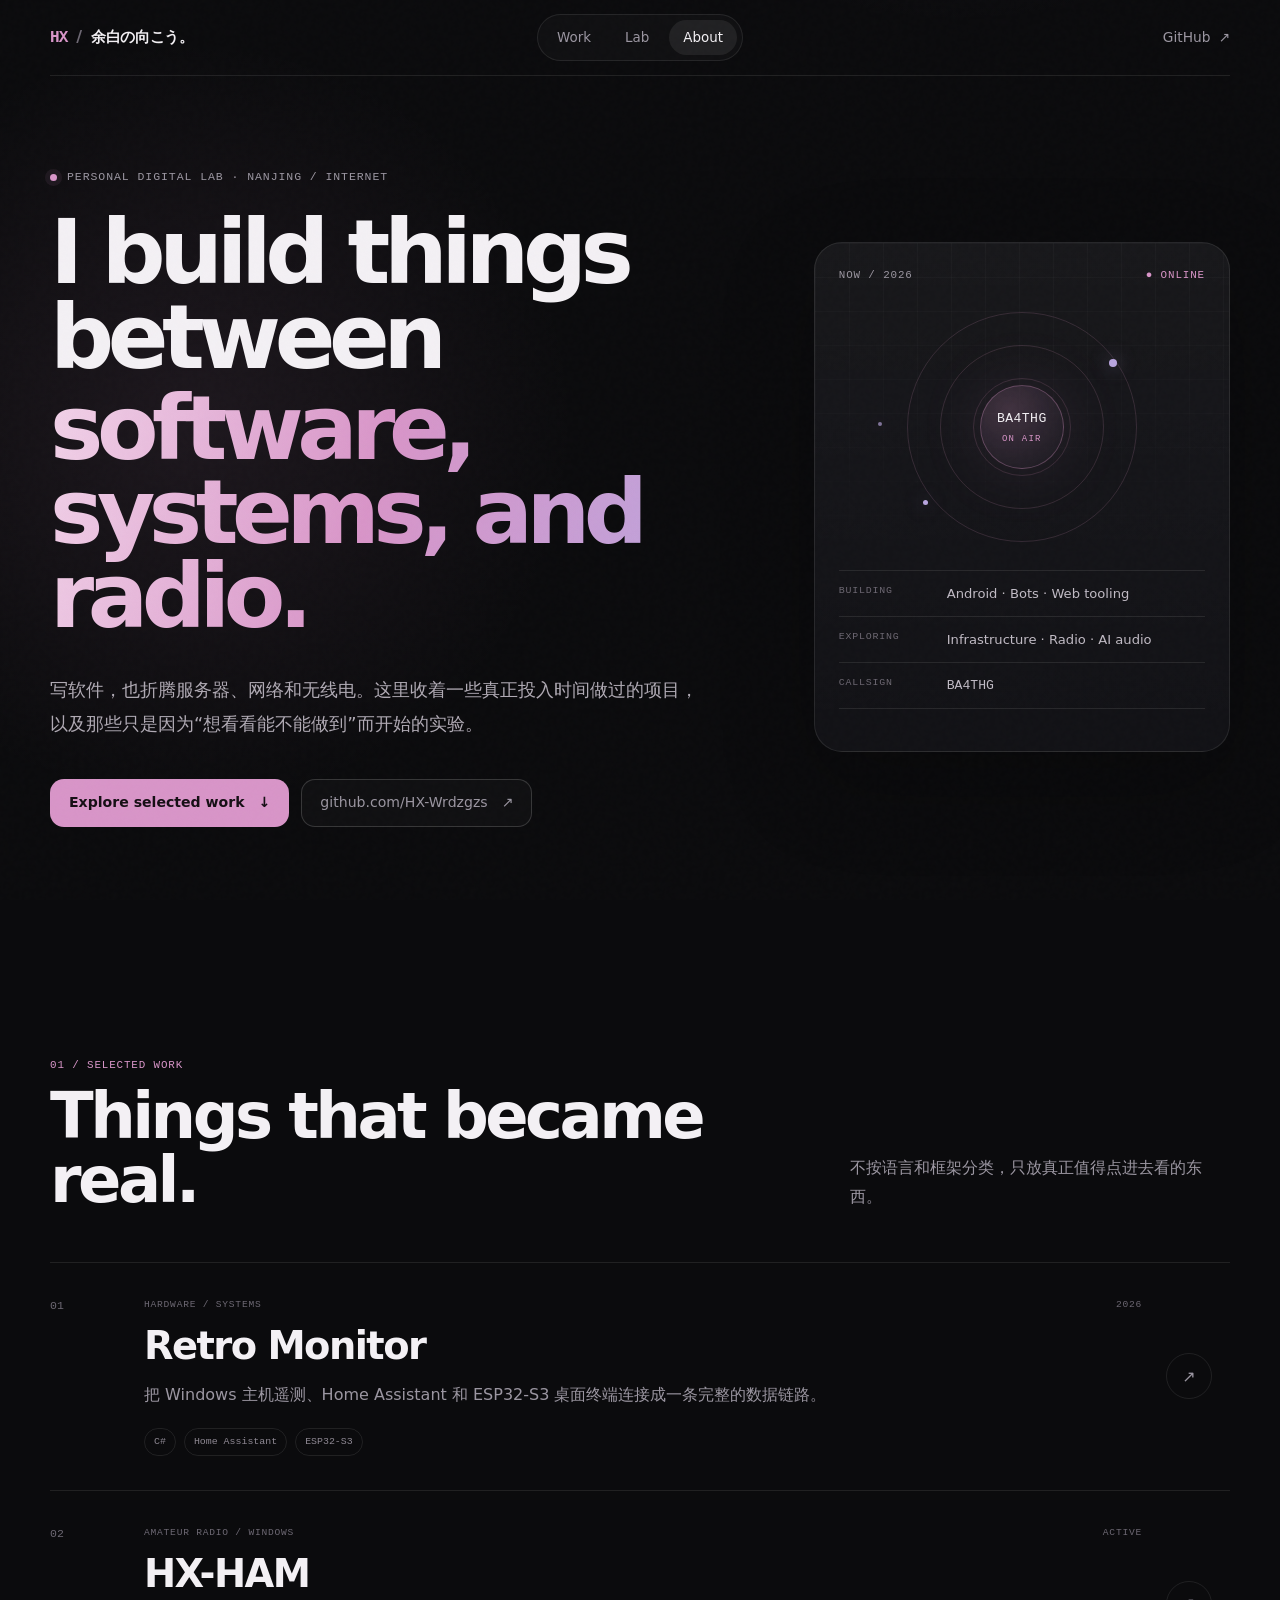
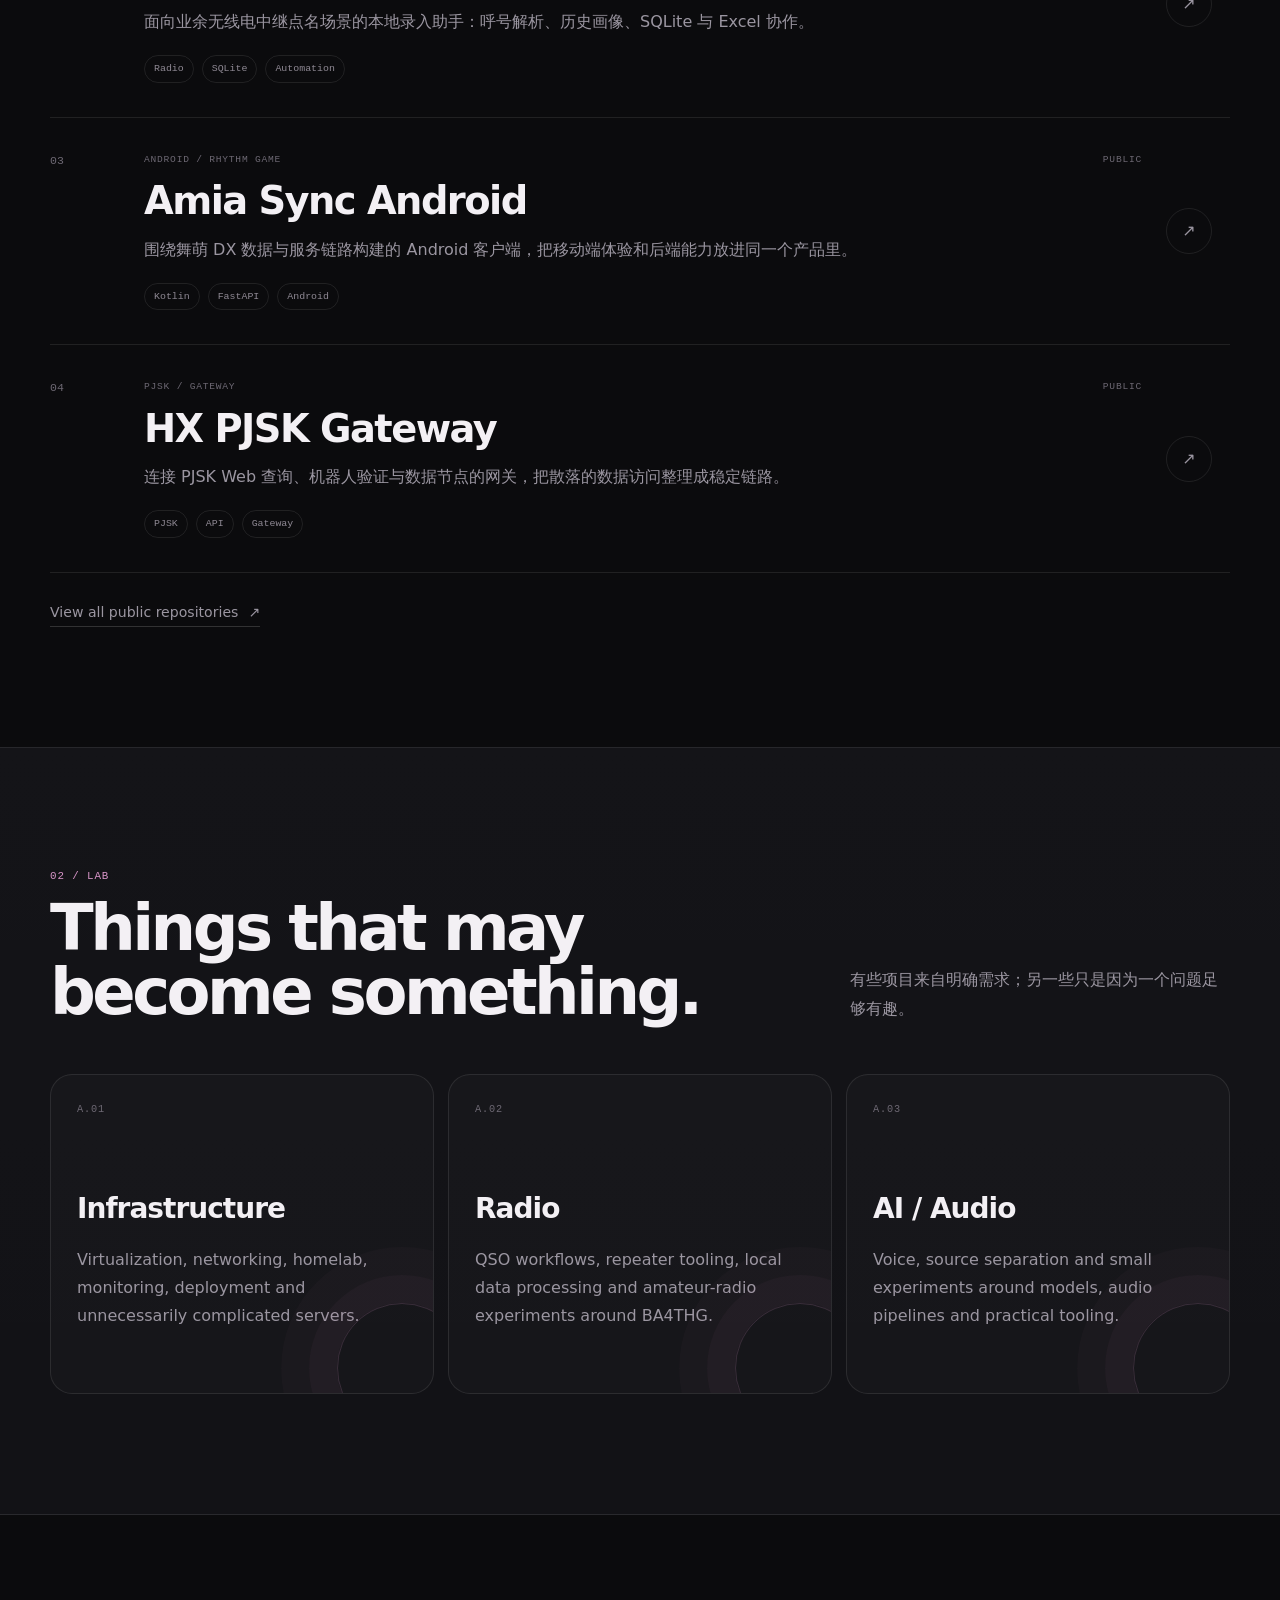
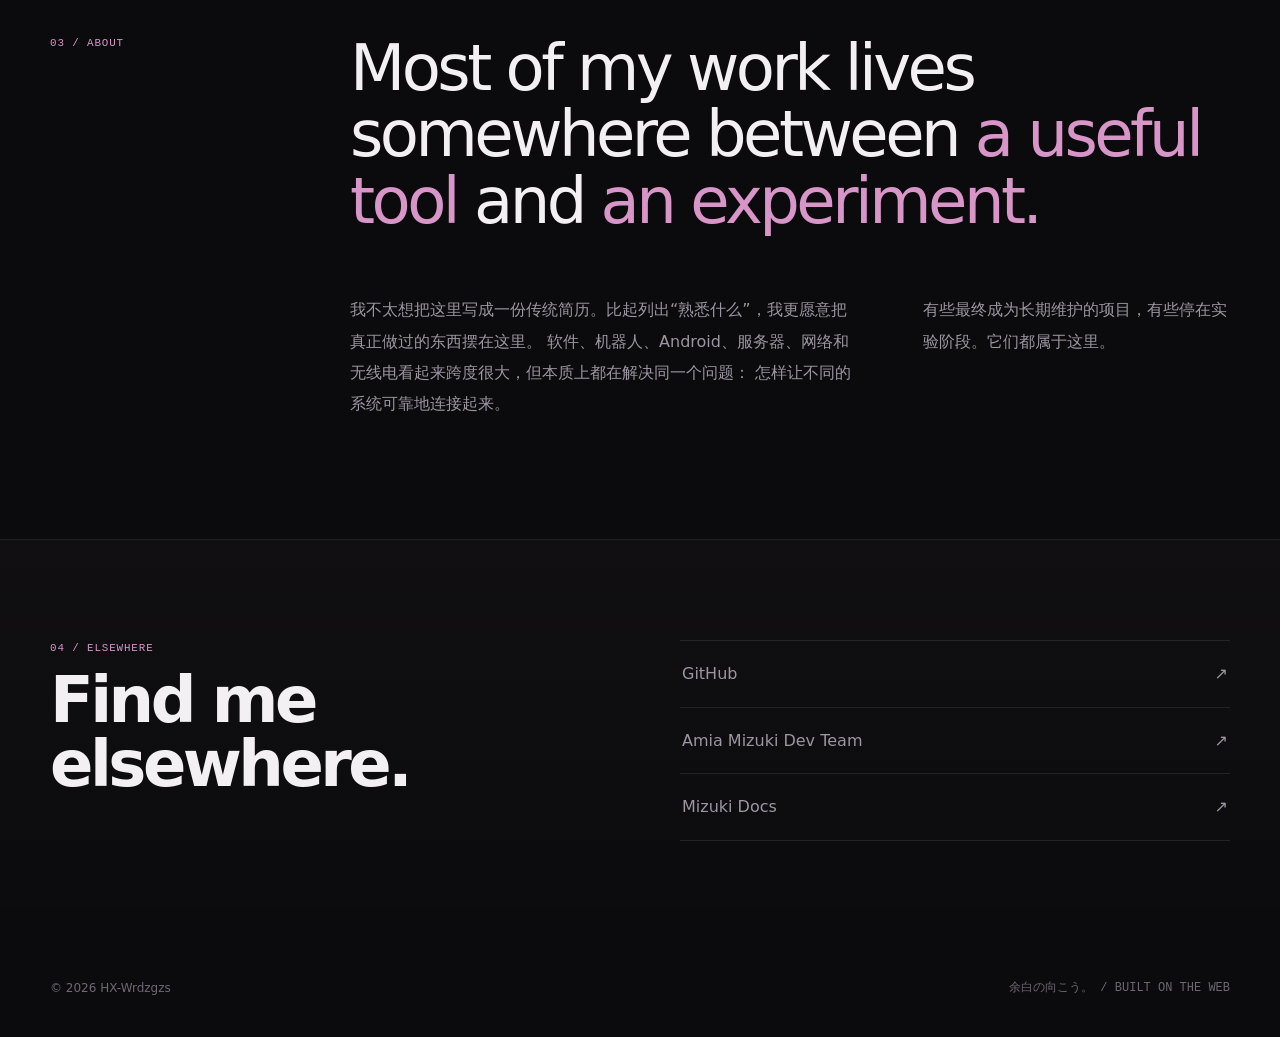
<file: docs/index.html>
<!doctype html>
<html lang="zh-CN">
<head>
  <meta charset="utf-8" />
  <meta name="viewport" content="width=device-width, initial-scale=1" />
  <meta name="theme-color" content="#0b0b0d" />
  <meta name="description" content="HX-Wrdzgzs 的个人数字主页：软件、系统、业余无线电与实验项目。" />
  <meta property="og:title" content="余白の向こう。· HX-Wrdzgzs" />
  <meta property="og:description" content="Software, systems, radio, and things in between." />
  <meta property="og:type" content="website" />
  <title>余白の向こう。· HX-Wrdzgzs</title>
  <link rel="stylesheet" href="./styles.css" />
</head>
<body>
  <div class="pointer-glow" aria-hidden="true"></div>
  <div class="noise" aria-hidden="true"></div>

  <header class="site-header">
    <a class="brand" href="#top" aria-label="回到首页">
      <span class="brand-mark">HX</span>
      <span class="brand-separator">/</span>
      <span class="brand-copy">余白の向こう。</span>
    </a>

    <nav class="nav" aria-label="主导航">
      <a href="#work">Work</a>
      <a href="#lab">Lab</a>
      <a href="#about">About</a>
    </nav>

    <a class="header-link" href="https://github.com/HX-Wrdzgzs" target="_blank" rel="noreferrer">
      GitHub
      <span aria-hidden="true">↗</span>
    </a>
  </header>

  <main id="top">
    <section class="hero shell section-reveal">
      <div class="hero-copy">
        <div class="eyebrow">
          <span class="status-dot" aria-hidden="true"></span>
          Personal digital lab · Nanjing / Internet
        </div>

        <h1>
          I build things between
          <span class="accent-line">software, systems, and radio.</span>
        </h1>

        <p class="hero-intro">
          写软件，也折腾服务器、网络和无线电。这里收着一些真正投入时间做过的项目，
          以及那些只是因为“想看看能不能做到”而开始的实验。
        </p>

        <div class="hero-actions">
          <a class="button button-primary" href="#work">
            Explore selected work
            <span aria-hidden="true">↓</span>
          </a>
          <a class="button button-ghost" href="https://github.com/HX-Wrdzgzs" target="_blank" rel="noreferrer">
            github.com/HX-Wrdzgzs
            <span aria-hidden="true">↗</span>
          </a>
        </div>
      </div>

      <aside class="hero-panel" aria-label="当前状态">
        <div class="panel-topline">
          <span>NOW / 2026</span>
          <span class="mono">● ONLINE</span>
        </div>

        <div class="signal-stage" aria-hidden="true">
          <div class="signal-orbit orbit-a"></div>
          <div class="signal-orbit orbit-b"></div>
          <div class="signal-orbit orbit-c"></div>
          <div class="signal-core">
            <span>BA4THG</span>
            <small>ON AIR</small>
          </div>
          <span class="signal-node node-a"></span>
          <span class="signal-node node-b"></span>
          <span class="signal-node node-c"></span>
        </div>

        <dl class="now-list">
          <div>
            <dt>BUILDING</dt>
            <dd>Android · Bots · Web tooling</dd>
          </div>
          <div>
            <dt>EXPLORING</dt>
            <dd>Infrastructure · Radio · AI audio</dd>
          </div>
          <div>
            <dt>CALLSIGN</dt>
            <dd class="mono">BA4THG</dd>
          </div>
        </dl>
      </aside>
    </section>

    <section id="work" class="shell work-section section-reveal">
      <div class="section-heading">
        <div>
          <p class="kicker">01 / SELECTED WORK</p>
          <h2>Things that became real.</h2>
        </div>
        <p class="section-note">
          不按语言和框架分类，只放真正值得点进去看的东西。
        </p>
      </div>

      <div class="project-grid">
        <a class="project-card project-featured" href="https://github.com/HX-Wrdzgzs/retro-monitor" target="_blank" rel="noreferrer">
          <div class="project-index">01</div>
          <div class="project-content">
            <div class="project-meta">
              <span>HARDWARE / SYSTEMS</span>
              <span>2026</span>
            </div>
            <h3>Retro Monitor</h3>
            <p>
              把 Windows 主机遥测、Home Assistant 和 ESP32-S3 桌面终端连接成一条完整的数据链路。
            </p>
            <div class="tags">
              <span>C#</span><span>Home Assistant</span><span>ESP32-S3</span>
            </div>
          </div>
          <span class="project-arrow" aria-hidden="true">↗</span>
        </a>

        <a class="project-card" href="https://github.com/HX-Wrdzgzs/ham-checkin-assistant" target="_blank" rel="noreferrer">
          <div class="project-index">02</div>
          <div class="project-content">
            <div class="project-meta">
              <span>AMATEUR RADIO / WINDOWS</span>
              <span>ACTIVE</span>
            </div>
            <h3>HX-HAM</h3>
            <p>
              面向业余无线电中继点名场景的本地录入助手：呼号解析、历史画像、SQLite 与 Excel 协作。
            </p>
            <div class="tags">
              <span>Radio</span><span>SQLite</span><span>Automation</span>
            </div>
          </div>
          <span class="project-arrow" aria-hidden="true">↗</span>
        </a>

        <a class="project-card" href="https://github.com/HX-Wrdzgzs/Amia-Sync-Android" target="_blank" rel="noreferrer">
          <div class="project-index">03</div>
          <div class="project-content">
            <div class="project-meta">
              <span>ANDROID / RHYTHM GAME</span>
              <span>PUBLIC</span>
            </div>
            <h3>Amia Sync Android</h3>
            <p>
              围绕舞萌 DX 数据与服务链路构建的 Android 客户端，把移动端体验和后端能力放进同一个产品里。
            </p>
            <div class="tags">
              <span>Kotlin</span><span>FastAPI</span><span>Android</span>
            </div>
          </div>
          <span class="project-arrow" aria-hidden="true">↗</span>
        </a>

        <a class="project-card" href="https://github.com/HX-Wrdzgzs/hx-pjsk-gateway" target="_blank" rel="noreferrer">
          <div class="project-index">04</div>
          <div class="project-content">
            <div class="project-meta">
              <span>PJSK / GATEWAY</span>
              <span>PUBLIC</span>
            </div>
            <h3>HX PJSK Gateway</h3>
            <p>
              连接 PJSK Web 查询、机器人验证与数据节点的网关，把散落的数据访问整理成稳定链路。
            </p>
            <div class="tags">
              <span>PJSK</span><span>API</span><span>Gateway</span>
            </div>
          </div>
          <span class="project-arrow" aria-hidden="true">↗</span>
        </a>
      </div>

      <a class="text-link" href="https://github.com/HX-Wrdzgzs?tab=repositories" target="_blank" rel="noreferrer">
        View all public repositories <span aria-hidden="true">↗</span>
      </a>
    </section>

    <section id="lab" class="lab-section section-reveal">
      <div class="shell">
        <div class="section-heading lab-heading">
          <div>
            <p class="kicker">02 / LAB</p>
            <h2>Things that may become something.</h2>
          </div>
          <p class="section-note">
            有些项目来自明确需求；另一些只是因为一个问题足够有趣。
          </p>
        </div>

        <div class="lab-grid">
          <article class="lab-card">
            <div class="lab-number mono">A.01</div>
            <h3>Infrastructure</h3>
            <p>Virtualization, networking, homelab, monitoring, deployment and unnecessarily complicated servers.</p>
            <div class="lab-line" aria-hidden="true"></div>
          </article>

          <article class="lab-card">
            <div class="lab-number mono">A.02</div>
            <h3>Radio</h3>
            <p>QSO workflows, repeater tooling, local data processing and amateur-radio experiments around BA4THG.</p>
            <div class="lab-line" aria-hidden="true"></div>
          </article>

          <article class="lab-card">
            <div class="lab-number mono">A.03</div>
            <h3>AI / Audio</h3>
            <p>Voice, source separation and small experiments around models, audio pipelines and practical tooling.</p>
            <div class="lab-line" aria-hidden="true"></div>
          </article>
        </div>
      </div>
    </section>

    <section id="about" class="shell about-section section-reveal">
      <div class="about-label">
        <p class="kicker">03 / ABOUT</p>
      </div>

      <div class="about-copy">
        <p class="about-lead">
          Most of my work lives somewhere between
          <em>a useful tool</em> and <em>an experiment.</em>
        </p>
        <div class="about-columns">
          <p>
            我不太想把这里写成一份传统简历。比起列出“熟悉什么”，我更愿意把真正做过的东西摆在这里。
            软件、机器人、Android、服务器、网络和无线电看起来跨度很大，但本质上都在解决同一个问题：
            怎样让不同的系统可靠地连接起来。
          </p>
          <p>
            有些最终成为长期维护的项目，有些停在实验阶段。它们都属于这里。
          </p>
        </div>
      </div>
    </section>

    <section class="contact-section section-reveal">
      <div class="shell contact-inner">
        <div>
          <p class="kicker">04 / ELSEWHERE</p>
          <h2>Find me elsewhere.</h2>
        </div>
        <div class="contact-links">
          <a href="https://github.com/HX-Wrdzgzs" target="_blank" rel="noreferrer">
            <span>GitHub</span><span>↗</span>
          </a>
          <a href="https://github.com/Amia-Mizuki-Dev-Team" target="_blank" rel="noreferrer">
            <span>Amia Mizuki Dev Team</span><span>↗</span>
          </a>
          <a href="https://help.mizuki.top" target="_blank" rel="noreferrer">
            <span>Mizuki Docs</span><span>↗</span>
          </a>
        </div>
      </div>
    </section>
  </main>

  <footer class="site-footer shell">
    <p>© 2026 HX-Wrdzgzs</p>
    <p class="mono">余白の向こう。 / BUILT ON THE WEB</p>
  </footer>

  <script src="./script.js"></script>
</body>
</html>
</file>
<file: docs/styles.css>
:root {
  --bg: #0b0b0d;
  --bg-soft: #101014;
  --surface: #15151a;
  --surface-2: #1b1b21;
  --text: #f3f0f4;
  --muted: #9b96a1;
  --faint: #6d6873;
  --line: rgba(255, 255, 255, 0.09);
  --line-strong: rgba(255, 255, 255, 0.16);
  --accent: #d895c8;
  --accent-2: #b9a6df;
  --accent-soft: rgba(216, 149, 200, 0.12);
  --max: 1180px;
  --radius: 28px;
  --mono: "SFMono-Regular", Consolas, "Liberation Mono", Menlo, monospace;
  --sans: Inter, ui-sans-serif, system-ui, -apple-system, BlinkMacSystemFont, "Segoe UI", "Noto Sans SC", "PingFang SC", "Microsoft YaHei", sans-serif;
}

* {
  box-sizing: border-box;
}

html {
  scroll-behavior: smooth;
  background: var(--bg);
}

body {
  margin: 0;
  min-width: 320px;
  color: var(--text);
  background:
    radial-gradient(circle at 75% -10%, rgba(183, 150, 222, 0.13), transparent 28rem),
    radial-gradient(circle at 15% 10%, rgba(216, 149, 200, 0.09), transparent 24rem),
    var(--bg);
  font-family: var(--sans);
  line-height: 1.6;
  -webkit-font-smoothing: antialiased;
}

a {
  color: inherit;
  text-decoration: none;
}

button,
a {
  -webkit-tap-highlight-color: transparent;
}

::selection {
  color: #130f14;
  background: var(--accent);
}

.noise {
  position: fixed;
  inset: 0;
  z-index: 20;
  opacity: 0.028;
  pointer-events: none;
  background-image: url("data:image/svg+xml,%3Csvg viewBox='0 0 180 180' xmlns='http://www.w3.org/2000/svg'%3E%3Cfilter id='n'%3E%3CfeTurbulence type='fractalNoise' baseFrequency='.92' numOctaves='4' stitchTiles='stitch'/%3E%3C/filter%3E%3Crect width='100%25' height='100%25' filter='url(%23n)' opacity='.62'/%3E%3C/svg%3E");
}

.pointer-glow {
  position: fixed;
  width: 22rem;
  height: 22rem;
  left: 0;
  top: 0;
  z-index: 0;
  border-radius: 50%;
  pointer-events: none;
  opacity: 0;
  transform: translate(-50%, -50%);
  background: radial-gradient(circle, rgba(216, 149, 200, 0.09), transparent 68%);
  transition: opacity 220ms ease;
}

.shell {
  width: min(calc(100% - 48px), var(--max));
  margin-inline: auto;
  position: relative;
  z-index: 1;
}

.mono {
  font-family: var(--mono);
}

.site-header {
  width: min(calc(100% - 48px), var(--max));
  min-height: 76px;
  margin: 0 auto;
  display: grid;
  grid-template-columns: 1fr auto 1fr;
  align-items: center;
  gap: 24px;
  border-bottom: 1px solid var(--line);
  position: relative;
  z-index: 10;
}

.brand {
  display: inline-flex;
  align-items: baseline;
  gap: 9px;
  width: fit-content;
  font-weight: 700;
  letter-spacing: -0.02em;
}

.brand-mark {
  color: var(--accent);
  font-family: var(--mono);
  letter-spacing: -0.06em;
}

.brand-separator {
  color: var(--faint);
}

.brand-copy {
  font-size: 0.92rem;
  font-weight: 600;
}

.nav {
  display: flex;
  align-items: center;
  gap: 6px;
  padding: 5px;
  border: 1px solid var(--line);
  border-radius: 999px;
  background: rgba(255, 255, 255, 0.025);
}

.nav a {
  padding: 7px 14px;
  border-radius: 999px;
  color: var(--muted);
  font-size: 0.84rem;
  transition: color 180ms ease, background 180ms ease;
}

.nav a:hover,
.nav a.is-active {
  color: var(--text);
  background: rgba(255, 255, 255, 0.07);
}

.header-link {
  justify-self: end;
  display: inline-flex;
  gap: 8px;
  color: var(--muted);
  font-size: 0.86rem;
  transition: color 180ms ease;
}

.header-link:hover {
  color: var(--text);
}

.hero {
  min-height: 740px;
  display: grid;
  grid-template-columns: minmax(0, 1.25fr) minmax(320px, 0.75fr);
  gap: 70px;
  align-items: center;
  padding-block: 92px 110px;
}

.eyebrow,
.kicker,
.project-meta,
.lab-number,
.panel-topline,
.now-list dt {
  font-family: var(--mono);
  text-transform: uppercase;
  letter-spacing: 0.08em;
}

.eyebrow {
  display: flex;
  align-items: center;
  gap: 10px;
  margin-bottom: 24px;
  color: var(--muted);
  font-size: 0.72rem;
}

.status-dot {
  width: 7px;
  height: 7px;
  border-radius: 50%;
  background: var(--accent);
  box-shadow: 0 0 0 5px rgba(216, 149, 200, 0.08);
}

.hero h1 {
  max-width: 780px;
  margin: 0;
  font-size: clamp(3.4rem, 7vw, 7.1rem);
  line-height: 0.94;
  letter-spacing: -0.072em;
  font-weight: 650;
}

.accent-line {
  display: block;
  margin-top: 0.08em;
  color: transparent;
  background: linear-gradient(105deg, #f1d2e8 0%, var(--accent) 46%, var(--accent-2) 100%);
  -webkit-background-clip: text;
  background-clip: text;
}

.hero-intro {
  max-width: 660px;
  margin: 34px 0 0;
  color: #b0aab4;
  font-size: clamp(1rem, 1.4vw, 1.15rem);
  line-height: 1.9;
}

.hero-actions {
  margin-top: 38px;
  display: flex;
  flex-wrap: wrap;
  gap: 12px;
}

.button {
  display: inline-flex;
  align-items: center;
  justify-content: center;
  gap: 14px;
  min-height: 48px;
  padding: 0 18px;
  border-radius: 14px;
  border: 1px solid var(--line-strong);
  font-size: 0.88rem;
  transition: transform 180ms ease, border-color 180ms ease, background 180ms ease;
}

.button:hover {
  transform: translateY(-2px);
}

.button-primary {
  border-color: rgba(216, 149, 200, 0.3);
  background: var(--accent);
  color: #160f15;
  font-weight: 700;
}

.button-primary:hover {
  background: #e0a4d2;
}

.button-ghost {
  color: var(--muted);
  background: rgba(255, 255, 255, 0.025);
}

.button-ghost:hover {
  color: var(--text);
  border-color: rgba(255, 255, 255, 0.24);
}

.hero-panel {
  min-height: 510px;
  padding: 24px;
  border: 1px solid var(--line);
  border-radius: var(--radius);
  background:
    linear-gradient(180deg, rgba(255,255,255,0.035), rgba(255,255,255,0.012)),
    rgba(17, 17, 21, 0.84);
  box-shadow: 0 30px 90px rgba(0,0,0,.25);
  position: relative;
  overflow: hidden;
}

.hero-panel::before {
  content: "";
  position: absolute;
  inset: 0;
  pointer-events: none;
  background-image:
    linear-gradient(rgba(255,255,255,.028) 1px, transparent 1px),
    linear-gradient(90deg, rgba(255,255,255,.028) 1px, transparent 1px);
  background-size: 34px 34px;
  mask-image: linear-gradient(to bottom, rgba(0,0,0,.95), transparent 72%);
}

.panel-topline {
  position: relative;
  z-index: 1;
  display: flex;
  justify-content: space-between;
  color: var(--muted);
  font-size: 0.68rem;
}

.panel-topline .mono {
  color: var(--accent);
}

.signal-stage {
  height: 285px;
  position: relative;
  display: grid;
  place-items: center;
}

.signal-orbit {
  position: absolute;
  border: 1px solid rgba(216,149,200,.16);
  border-radius: 50%;
  animation: breathe 5s ease-in-out infinite;
}

.orbit-a { width: 230px; height: 230px; }
.orbit-b { width: 164px; height: 164px; animation-delay: -1.5s; }
.orbit-c { width: 98px; height: 98px; animation-delay: -3s; }

.signal-core {
  z-index: 1;
  width: 84px;
  height: 84px;
  display: grid;
  place-content: center;
  text-align: center;
  border-radius: 50%;
  border: 1px solid rgba(216,149,200,.32);
  background: radial-gradient(circle at 35% 30%, rgba(216,149,200,.22), rgba(25,25,31,.86));
  box-shadow: 0 0 70px rgba(216,149,200,.12);
}

.signal-core span {
  font-family: var(--mono);
  font-size: 0.82rem;
  letter-spacing: .03em;
}

.signal-core small {
  margin-top: 3px;
  color: var(--accent);
  font-family: var(--mono);
  font-size: .56rem;
  letter-spacing: .14em;
}

.signal-node {
  position: absolute;
  width: 8px;
  height: 8px;
  border-radius: 50%;
  background: var(--accent-2);
  box-shadow: 0 0 18px rgba(185,166,223,.5);
}

.node-a { top: 74px; right: 88px; }
.node-b { bottom: 65px; left: 84px; width: 5px; height: 5px; }
.node-c { top: 137px; left: 39px; width: 4px; height: 4px; opacity: .65; }

.now-list {
  position: relative;
  z-index: 1;
  margin: 0;
  border-top: 1px solid var(--line);
}

.now-list div {
  display: grid;
  grid-template-columns: 92px 1fr;
  gap: 16px;
  padding: 12px 0;
  border-bottom: 1px solid var(--line);
}

.now-list dt {
  color: var(--faint);
  font-size: .62rem;
}

.now-list dd {
  margin: 0;
  color: #c1bbc5;
  font-size: .82rem;
}

.work-section,
.about-section {
  padding-block: 120px;
}

.section-heading {
  display: grid;
  grid-template-columns: 1fr minmax(260px, 380px);
  gap: 50px;
  align-items: end;
  margin-bottom: 50px;
}

.kicker {
  margin: 0 0 10px;
  color: var(--accent);
  font-size: .68rem;
}

.section-heading h2,
.contact-inner h2 {
  margin: 0;
  font-size: clamp(2.4rem, 5vw, 4.8rem);
  line-height: 1;
  letter-spacing: -.055em;
  font-weight: 610;
}

.section-note {
  margin: 0;
  color: var(--muted);
  line-height: 1.8;
}

.project-grid {
  border-top: 1px solid var(--line);
}

.project-card {
  position: relative;
  display: grid;
  grid-template-columns: 70px 1fr auto;
  gap: 24px;
  padding: 34px 18px 34px 0;
  border-bottom: 1px solid var(--line);
  transition: background 220ms ease, padding-left 220ms ease, border-color 220ms ease;
}

.project-card::before {
  content: "";
  position: absolute;
  inset: 0;
  z-index: -1;
  opacity: 0;
  background: linear-gradient(90deg, rgba(216,149,200,.08), transparent 75%);
  transition: opacity 220ms ease;
}

.project-card:hover {
  padding-left: 18px;
  border-color: rgba(216,149,200,.24);
}

.project-card:hover::before {
  opacity: 1;
}

.project-index {
  color: var(--faint);
  font-family: var(--mono);
  font-size: .72rem;
}

.project-meta {
  display: flex;
  justify-content: space-between;
  gap: 16px;
  margin-bottom: 13px;
  color: var(--faint);
  font-size: .6rem;
}

.project-card h3 {
  margin: 0;
  font-size: clamp(1.6rem, 3vw, 2.6rem);
  line-height: 1.1;
  letter-spacing: -.04em;
  font-weight: 610;
}

.project-card p {
  max-width: 760px;
  margin: 13px 0 0;
  color: var(--muted);
  line-height: 1.75;
}

.tags {
  margin-top: 19px;
  display: flex;
  flex-wrap: wrap;
  gap: 8px;
}

.tags span {
  padding: 5px 9px;
  border: 1px solid var(--line);
  border-radius: 999px;
  color: #8f8994;
  font-family: var(--mono);
  font-size: .62rem;
}

.project-arrow {
  align-self: center;
  display: grid;
  place-items: center;
  width: 46px;
  height: 46px;
  border-radius: 50%;
  border: 1px solid var(--line);
  color: var(--muted);
  transition: transform 220ms ease, color 220ms ease, border-color 220ms ease;
}

.project-card:hover .project-arrow {
  transform: rotate(8deg) translate(2px, -2px);
  color: var(--accent);
  border-color: rgba(216,149,200,.3);
}

.text-link {
  width: fit-content;
  margin-top: 28px;
  display: inline-flex;
  gap: 10px;
  color: var(--muted);
  border-bottom: 1px solid var(--line-strong);
  padding-bottom: 3px;
  font-size: .88rem;
  transition: color 180ms ease, border-color 180ms ease;
}

.text-link:hover {
  color: var(--text);
  border-color: var(--accent);
}

.lab-section {
  padding-block: 120px;
  border-block: 1px solid var(--line);
  background:
    linear-gradient(180deg, rgba(255,255,255,.016), rgba(255,255,255,.006)),
    var(--bg-soft);
}

.lab-grid {
  display: grid;
  grid-template-columns: repeat(3, 1fr);
  gap: 14px;
}

.lab-card {
  min-height: 320px;
  padding: 26px;
  border: 1px solid var(--line);
  border-radius: 22px;
  background: rgba(255,255,255,.018);
  position: relative;
  overflow: hidden;
  transition: transform 220ms ease, border-color 220ms ease, background 220ms ease;
}

.lab-card:hover {
  transform: translateY(-4px);
  border-color: rgba(216,149,200,.24);
  background: rgba(255,255,255,.028);
}

.lab-number {
  color: var(--faint);
  font-size: .64rem;
}

.lab-card h3 {
  margin: 70px 0 14px;
  font-size: 1.75rem;
  letter-spacing: -.035em;
}

.lab-card p {
  margin: 0;
  color: var(--muted);
  line-height: 1.75;
}

.lab-line {
  position: absolute;
  width: 130px;
  height: 130px;
  right: -34px;
  bottom: -40px;
  border: 1px solid rgba(216,149,200,.18);
  border-radius: 50%;
  box-shadow:
    0 0 0 28px rgba(216,149,200,.035),
    0 0 0 56px rgba(216,149,200,.018);
}

.about-section {
  display: grid;
  grid-template-columns: 220px 1fr;
  gap: 80px;
}

.about-lead {
  max-width: 900px;
  margin: 0;
  font-size: clamp(2.3rem, 5vw, 5.1rem);
  line-height: 1.04;
  letter-spacing: -.055em;
}

.about-lead em {
  color: var(--accent);
  font-style: normal;
}

.about-columns {
  margin-top: 60px;
  display: grid;
  grid-template-columns: 1.25fr .75fr;
  gap: 60px;
}

.about-columns p {
  margin: 0;
  color: var(--muted);
  line-height: 1.95;
}

.contact-section {
  padding-block: 100px;
  border-top: 1px solid var(--line);
  background: linear-gradient(180deg, rgba(216,149,200,.025), transparent);
}

.contact-inner {
  display: grid;
  grid-template-columns: 1fr 1fr;
  gap: 80px;
  align-items: start;
}

.contact-links {
  border-top: 1px solid var(--line);
}

.contact-links a {
  display: flex;
  justify-content: space-between;
  gap: 20px;
  padding: 20px 2px;
  border-bottom: 1px solid var(--line);
  color: var(--muted);
  transition: color 180ms ease, padding-left 180ms ease;
}

.contact-links a:hover {
  color: var(--text);
  padding-left: 8px;
}

.site-footer {
  min-height: 96px;
  display: flex;
  align-items: center;
  justify-content: space-between;
  gap: 20px;
  color: var(--faint);
  font-size: .75rem;
}

.section-reveal {
  opacity: 0;
  transform: translateY(18px);
  transition: opacity 700ms ease, transform 700ms cubic-bezier(.2,.8,.2,1);
}

.section-reveal.is-visible {
  opacity: 1;
  transform: none;
}

@keyframes breathe {
  0%, 100% { transform: scale(1); opacity: .68; }
  50% { transform: scale(1.035); opacity: 1; }
}

@media (max-width: 980px) {
  .site-header {
    grid-template-columns: 1fr auto;
  }

  .nav {
    display: none;
  }

  .hero {
    min-height: auto;
    grid-template-columns: 1fr;
    gap: 54px;
    padding-block: 76px 90px;
  }

  .hero-copy {
    max-width: 860px;
  }

  .hero-panel {
    min-height: 470px;
  }

  .section-heading,
  .contact-inner,
  .about-section {
    grid-template-columns: 1fr;
  }

  .section-heading,
  .contact-inner {
    gap: 28px;
  }

  .about-section {
    gap: 34px;
  }

  .lab-grid {
    grid-template-columns: 1fr;
  }

  .lab-card {
    min-height: 250px;
  }

  .lab-card h3 {
    margin-top: 44px;
  }
}

@media (max-width: 680px) {
  .shell,
  .site-header {
    width: min(calc(100% - 28px), var(--max));
  }

  .site-header {
    min-height: 66px;
  }

  .brand-copy,
  .brand-separator {
    display: none;
  }

  .header-link {
    font-size: .78rem;
  }

  .hero {
    padding-block: 60px 76px;
  }

  .hero h1 {
    font-size: clamp(3.25rem, 16vw, 5.6rem);
    letter-spacing: -.065em;
  }

  .hero-intro {
    margin-top: 26px;
  }

  .hero-actions {
    flex-direction: column;
  }

  .button {
    width: 100%;
  }

  .hero-panel {
    min-height: 430px;
    padding: 20px;
    border-radius: 22px;
  }

  .signal-stage {
    height: 245px;
  }

  .orbit-a { width: 200px; height: 200px; }
  .orbit-b { width: 142px; height: 142px; }
  .orbit-c { width: 86px; height: 86px; }

  .now-list div {
    grid-template-columns: 74px 1fr;
  }

  .work-section,
  .lab-section,
  .about-section,
  .contact-section {
    padding-block: 82px;
  }

  .section-heading {
    margin-bottom: 34px;
  }

  .section-heading h2,
  .contact-inner h2 {
    font-size: clamp(2.7rem, 13vw, 4.3rem);
  }

  .project-card {
    grid-template-columns: 40px 1fr;
    gap: 12px;
    padding-right: 0;
  }

  .project-card:hover {
    padding-left: 0;
  }

  .project-arrow {
    display: none;
  }

  .project-meta {
    flex-direction: column;
    gap: 3px;
  }

  .project-card p {
    font-size: .9rem;
  }

  .about-columns {
    grid-template-columns: 1fr;
    gap: 24px;
    margin-top: 40px;
  }

  .site-footer {
    padding-block: 24px;
    align-items: flex-start;
    flex-direction: column;
  }
}

@media (prefers-reduced-motion: reduce) {
  html { scroll-behavior: auto; }
  *, *::before, *::after {
    animation-duration: .001ms !important;
    animation-iteration-count: 1 !important;
    transition-duration: .001ms !important;
  }
}
</file>
